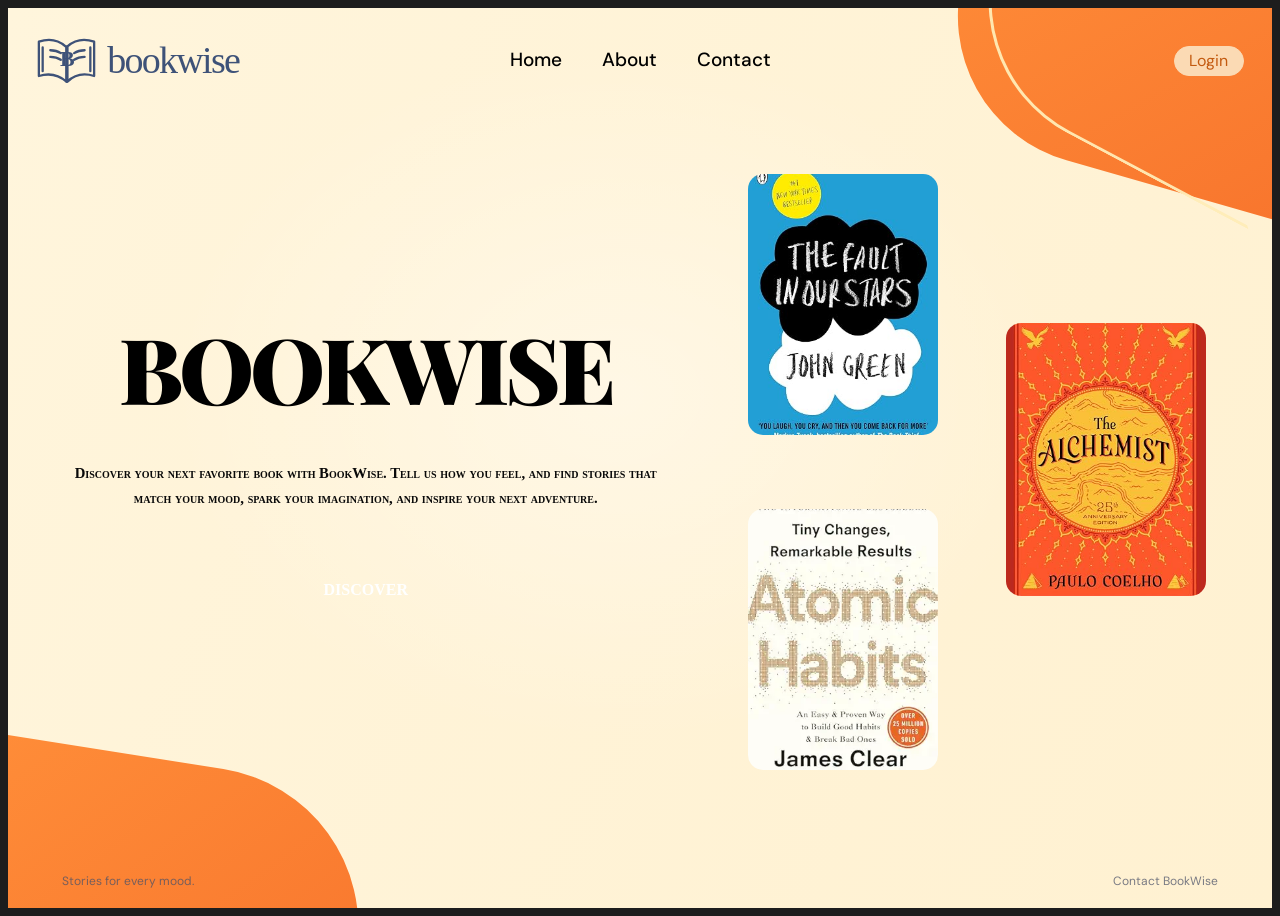
<file: index.html>
<!DOCTYPE html>
<html lang="en">
<head>
  <meta charset="UTF-8" />
  <meta name="viewport" content="width=device-width, initial-scale=1.0" />
  <meta name="description" content="Discover your next favorite book with BookWise." />
  <title>BookWise/Home</title>
  <link
      href="https://cdn.jsdelivr.net/npm/bootstrap@5.3.8/dist/css/bootstrap.min.css"
      rel="stylesheet">
  <link rel="preconnect" href="https://fonts.googleapis.com">
  <link rel="preconnect" href="https://fonts.gstatic.com" crossorigin>
  <link href="https://fonts.googleapis.com/css2?family=DM+Sans:wght@400;500;600;700&family=Playfair+Display:wght@700;800;900&display=swap" rel="stylesheet">
  <link rel="stylesheet" href="style.css" />
  <link rel="icon" type="image/png" href="assests/favicon.png">
  
</head>
<body>
  <main class="landing-page" id="home">
    <div class="corner-shape corner-shape--top" aria-hidden="true"></div>
    <div class="corner-shape corner-shape--bottom" aria-hidden="true"></div>

    <header class="site-header">
      <a class="brand" href="#home" aria-label="BookWise home">
        <svg class="brand-icon" viewBox="0 0 64 54" role="img" aria-label="Open book logo">
          <path d="M31 12C22 4 12 4 3 7v36c10-3 20-2 29 6V12Z"/>
          <path d="M33 12c9-8 19-8 28-5v36c-10-3-20-2-28 6V12Z"/>
          <path d="M7 13v25M57 13v25M32 13v36"/>
          <path d="M15 16c4 0 8 1 11 3M15 23c4 0 8 1 11 3M40 19c3-2 7-3 11-3M40 26c3-2 7-3 11-3"/>
          <text x="32" y="32" text-anchor="middle">B</text>
        </svg>
        <span>bookwise</span>
      </a>

      <button class="menu-toggle" aria-label="Toggle navigation" aria-expanded="false">
        <span></span><span></span><span></span>
      </button>

      <nav class="main-nav" aria-label="Main navigation">
        <a href="#home" id="home">Home</a>
        <a href="about.html" id="about">About</a>
        <a href="#contact" id="contact">Contact</a>
      </nav>
      <button type="button" class="btn btn-outline-danger" id="loginButton" onclick="window.location.href='login.html'">Login</button>
    </header>

    <section class="hero" id="about">
      <div class="hero-copy">
        <h1>BOOKWISE</h1>
        <p>
          Discover your next favorite book with BookWise. Tell us how
          you feel, and find stories that match your mood, spark your
          imagination, and inspire your next adventure.
        </p>
        <a class="discover-button" href="#discover">Discover</a>
      </div> 

      <div class="book-gallery" id="discover" aria-label="Featured books">
        <a class="book-card book-card--fault" href="#discover" aria-label="Explore The Fault in Our Stars">
          <img src="assests/drama.jpg"
               alt="The Fault in Our Stars by John Green"
               onerror="this.onerror=null;this.src='https://placehold.co/220x340/24a4d1/ffffff?text=The+Fault+in+Our+Stars';">
        </a>
        <a class="book-card book-card--atomic" href="#discover" aria-label="Explore Atomic Habits">
          <img src="assests/academics.jpg"
               alt="Atomic Habits by James Clear"
               onerror="this.onerror=null;this.src='https://placehold.co/220x340/f8f2df/3c3326?text=Atomic+Habits';">
        </a>
        <a class="book-card book-card--alchemist" href="#discover" aria-label="Explore The Alchemist">
          <img src="assests/life.jpg"
               alt="The Alchemist by Paulo Coelho"
               onerror="this.onerror=null;this.src='https://placehold.co/220x340/e84b20/fff3c8?text=The+Alchemist';">
        </a>
      </div>
    </section>

    <footer class="site-footer" id="contact">
      <span>Stories for every mood.</span>
      <a href="mailto:hello@bookwise.example">Contact BookWise</a>
    </footer>
  </main>
  <script src="script.js"></script>
  <script src="https://cdn.jsdelivr.net/npm/bootstrap@5.3.8/dist/js/bootstrap.bundle.min.js"></script>
</body>
</html>
</file>
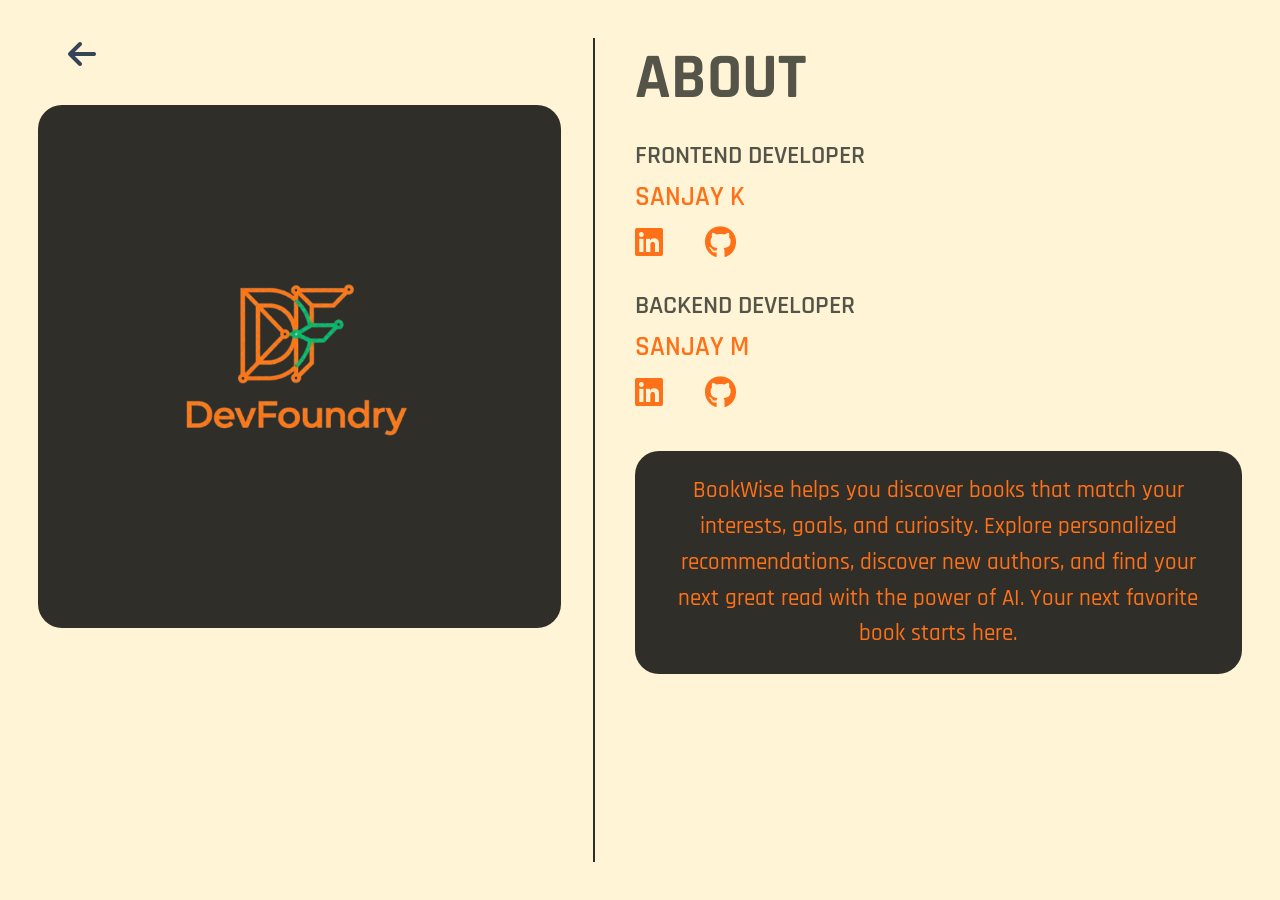
<file: about.html>
<!DOCTYPE html>
<html lang="en">
<head>
  <meta charset="UTF-8">
  <meta name="viewport" content="width=device-width, initial-scale=1.0">
  <title>About | BookWise</title>

  <link rel="preconnect" href="https://fonts.googleapis.com">
  <link rel="preconnect" href="https://fonts.gstatic.com" crossorigin>
  <link href="https://fonts.googleapis.com/css2?family=Rajdhani:wght@400;500;600;700&display=swap" rel="stylesheet">

  <!-- Font Awesome icons -->
  <link
    rel="stylesheet"
    href="https://cdnjs.cloudflare.com/ajax/libs/font-awesome/6.7.2/css/all.min.css"
  >

  <link rel="stylesheet" href="about.css">
</head>

<body>
  <main class="about-page">

    <!-- Left section -->
    <section class="about-left">
      <a href="index.html" class="bookwise-logo" aria-label="BookWise home" >
        <i class="fa-solid fa-arrow-left"></i>
    
      </a>
      

      <div class="devfoundry-card">
        <img src="assests/devfoundry-removed.png" alt="DevFoundry logo" >
      </div>
    </section>

    <div class="divider"></div>

    <!-- Right section -->
    <section class="about-right">
      <h1>ABOUT</h1>

      <!-- Frontend developer -->
      <div class="developer">
        <h2>FRONTEND DEVELOPER</h2>
        <h3>SANJAY K</h3>

        <div class="social-links">
          <a href="" target="_blank" rel="noopener noreferrer"
             aria-label="Sanjay K LinkedIn profile">
            <i class="fa-brands fa-linkedin"></i>
          </a>

          <a href="https://github.com/sanjayotc1316-cloud" target="_blank" rel="noopener noreferrer"
             aria-label="Sanjay K GitHub profile">
            <i class="fa-brands fa-github"></i>
          </a>
        </div>
      </div>

      <!-- Backend developer -->
      <div class="developer">
        <h2>BACKEND DEVELOPER</h2>
        <h3>SANJAY M</h3>

        <div class="social-links">
          <a href="" target="_blank" rel="noopener noreferrer"
             aria-label="Sanjay M LinkedIn profile">
            <i class="fa-brands fa-linkedin"></i>
          </a>

          <a href="" target="_blank" rel="noopener noreferrer"
             aria-label="Sanjay M GitHub profile">
            <i class="fa-brands fa-github"></i>
          </a>
        </div>
      </div>

      <!-- Project description -->
      <div class="about-description">
        <p>
          BookWise helps you discover books that match your interests,
          goals, and curiosity. Explore personalized recommendations,
          discover new authors, and find your next great read with the
          power of AI. Your next favorite book starts here.
        </p>
      </div>
    </section>

  </main>
</body>
</html>
</file>
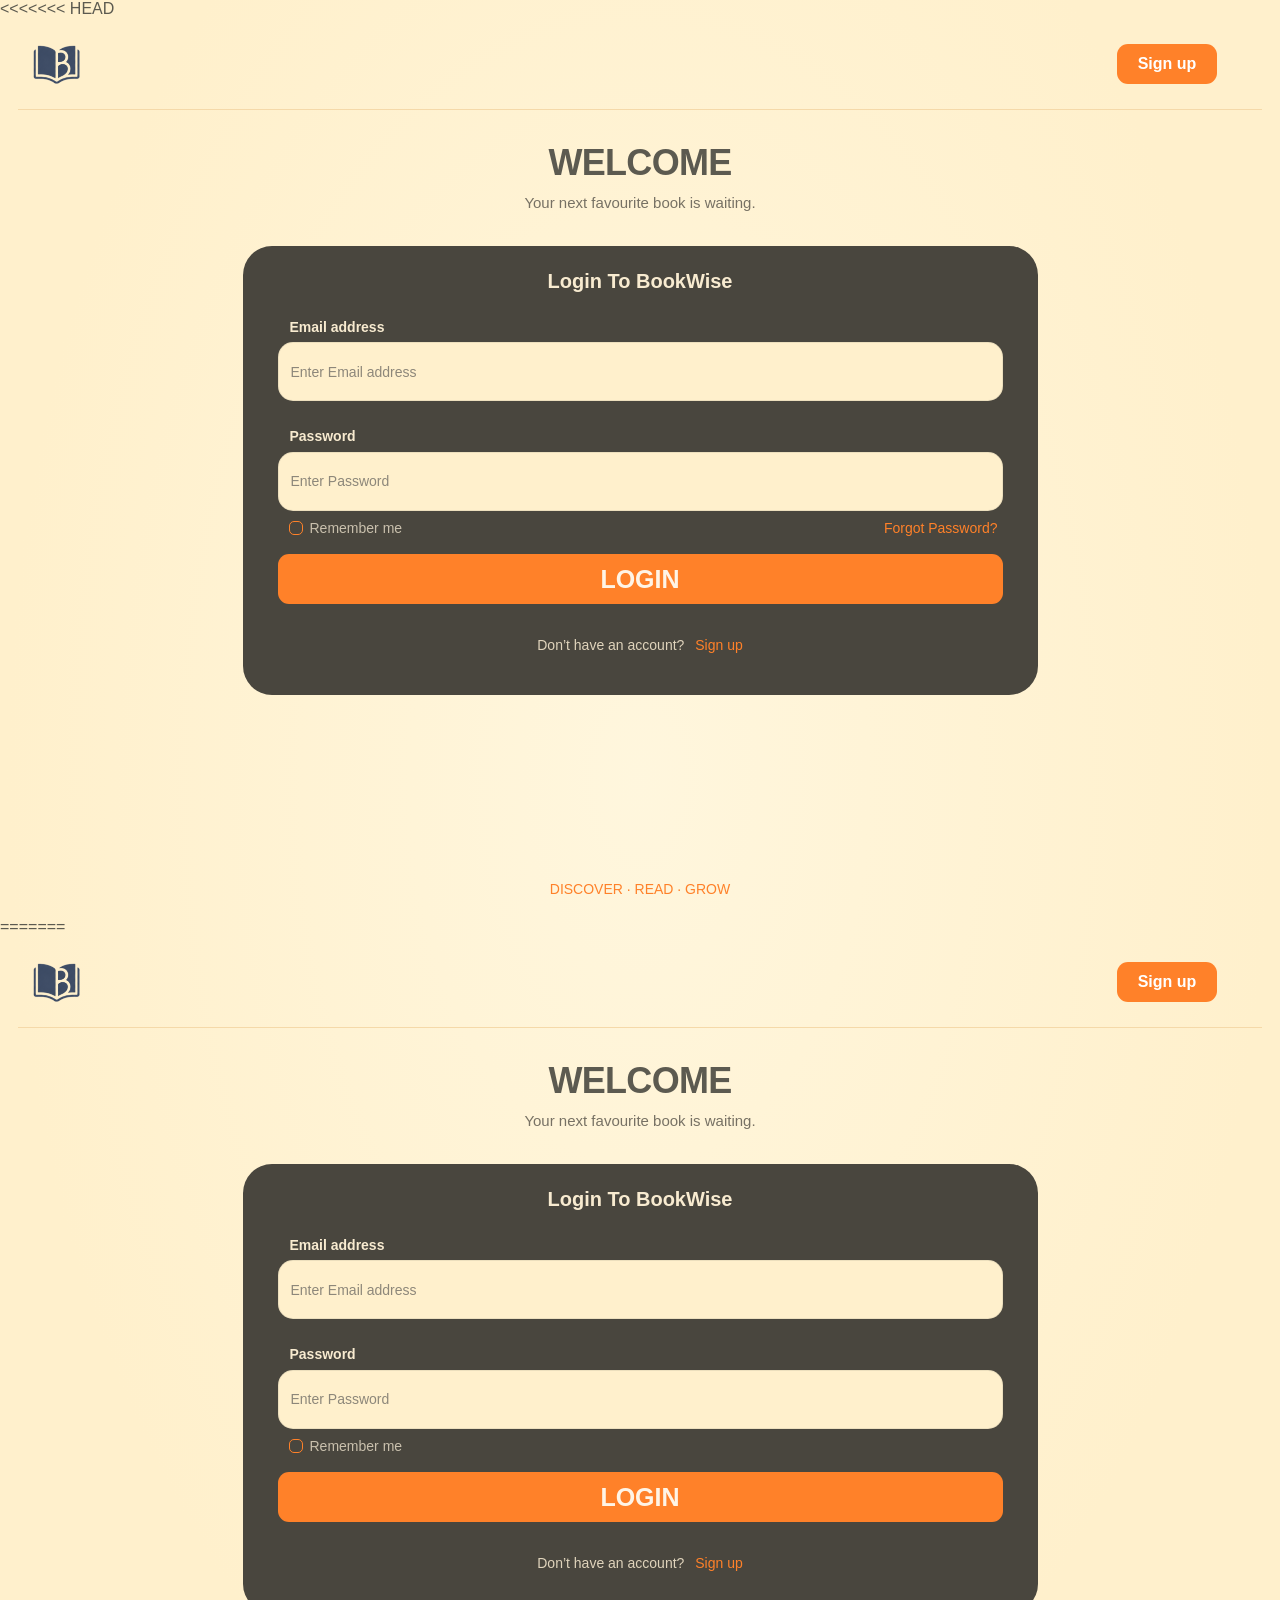
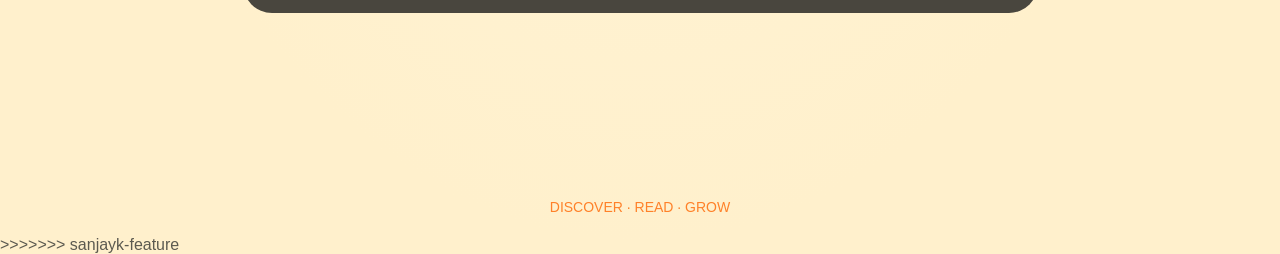
<file: login.html>
<<<<<<< HEAD
<!DOCTYPE html>
<html lang="en">
<head>
  <meta charset="UTF-8">
  <meta name="viewport" content="width=device-width, initial-scale=1.0">
  <meta name="theme-color" content="#fff0cc">
  <title>Login | BookWise</title>
  <link rel="stylesheet" href="login.css">
</head>
<body>
  <div class="page">
    <header class="site-header">
      <a class="brand" href="#" aria-label="BookWise home">
        <img src="assests/favicon.png" id="favicon">
        
      </a>
      <a class="signup-top" href="#" data-demo-link>Sign up</a>
    </header>

    <main>
      <section class="welcome" aria-labelledby="welcome-title">
        <h1 id="welcome-title">WELCOME</h1>
        <p>Your next favourite book is waiting.</p>
      </section>

      <section class="login-card" aria-labelledby="login-title">
        <h2 id="login-title">Login To BookWise</h2>

        <form id="loginForm">
          <div class="form-field">
            <label for="email">Email address</label>
            <input id="email" name="email" type="email"
                   placeholder="Enter Email address" autocomplete="email" required>
          </div>

          <div class="form-field password-field">
            <label for="password">Password</label>
            <input id="password" name="password" type="password"
                   placeholder="Enter Password" autocomplete="current-password" required>
          </div>

          <div class="form-options">
            <label class="remember" for="remember">
              <input id="remember" name="remember" type="checkbox">
              <span>Remember me</span>
            </label>
            <a href="#" data-demo-link class="forgot-link">Forgot Password?</a>
          </div>

          <button class="login-button" type="submit">LOGIN</button>
        </form>

        <p class="signup-prompt">Don’t have an account? <a href="#" data-demo-link>Sign up</a></p>
      </section>
    </main>

    <footer class="tagline">DISCOVER · READ · GROW</footer>
  </div>

  
<script>
    // Demo behaviour only: connect these links and the form to your backend when ready.
    document.querySelectorAll("[data-demo-link]").forEach(function (link) {
      link.addEventListener("click", function (event) {
        event.preventDefault();
      });
    });

    // Show or hide the password using the Remember me checkbox.
    const passwordInput = document.getElementById("password");
    const rememberCheckbox = document.getElementById("remember");

    rememberCheckbox.addEventListener("change", function () {
      passwordInput.type = this.checked ? "text" : "password";
    });

    document.getElementById("loginForm").addEventListener("submit", function (event) {
      event.preventDefault();
      if (!this.reportValidity()) return;
      alert("The design is ready. Connect this form to your login system to sign in.");
    });
</script>

</body>
</html>
=======
<!DOCTYPE html>
<html lang="en">
<head>
  <meta charset="UTF-8">
  <meta name="viewport" content="width=device-width, initial-scale=1.0">
  <meta name="theme-color" content="#fff0cc">
  <title>Login | BookWise</title>
  <link rel="stylesheet" href="login.css">
</head>
<body>
  <div class="page">
    <header class="site-header">
      <a class="brand" href="#" aria-label="BookWise home">
        <img src="assests/favicon.png" id="favicon">
        
      </a>
      <a class="signup-top" href="signup.html">Sign up</a>
    </header>

    <main>
      <section class="welcome" aria-labelledby="welcome-title">
        <h1 id="welcome-title">WELCOME</h1>
        <p>Your next favourite book is waiting.</p>
      </section>

      <section class="login-card" aria-labelledby="login-title">
        <h2 id="login-title">Login To BookWise</h2>

        <form id="loginForm">
          <div class="form-field">
            <label for="email">Email address</label>
            <input id="email" name="email" type="email"
                   placeholder="Enter Email address" autocomplete="email" required>
          </div>

          <div class="form-field password-field">
            <label for="password">Password</label>
            <input id="password" name="password" type="password"
                   placeholder="Enter Password" autocomplete="current-password" required>
          </div>

          <div class="form-options">
            <label class="remember" for="remember">
              <input id="remember" name="remember" type="checkbox">
              <span>Remember me</span>
            </label>
            
          </div>

          <button class="login-button" type="submit">LOGIN</button>
        </form>

        <p class="signup-prompt">Don’t have an account? <a href="signup.html" data-demo-link>Sign up</a></p>
      </section>
    </main>

    <footer class="tagline">DISCOVER · READ · GROW</footer>
  </div>

  
<script>
    document.querySelectorAll(".forgot-link").forEach(function (link) {
    link.addEventListener("click", function (event) {
        event.preventDefault();
        alert("Forgot Password functionality is not connected yet.");
    });
});

    // Show or hide the password using the Remember me checkbox.
    const passwordInput = document.getElementById("password");
    const rememberCheckbox = document.getElementById("remember");

    rememberCheckbox.addEventListener("change", function () {
      passwordInput.type = this.checked ? "text" : "password";
    });

    document.getElementById("loginForm").addEventListener("submit", function (event) {
      event.preventDefault();
      if (!this.reportValidity()) return;
      alert("The design is ready. Connect this form to your login system to sign in.");
    });
</script>

</body>
</html>
>>>>>>> sanjayk-feature
</file>
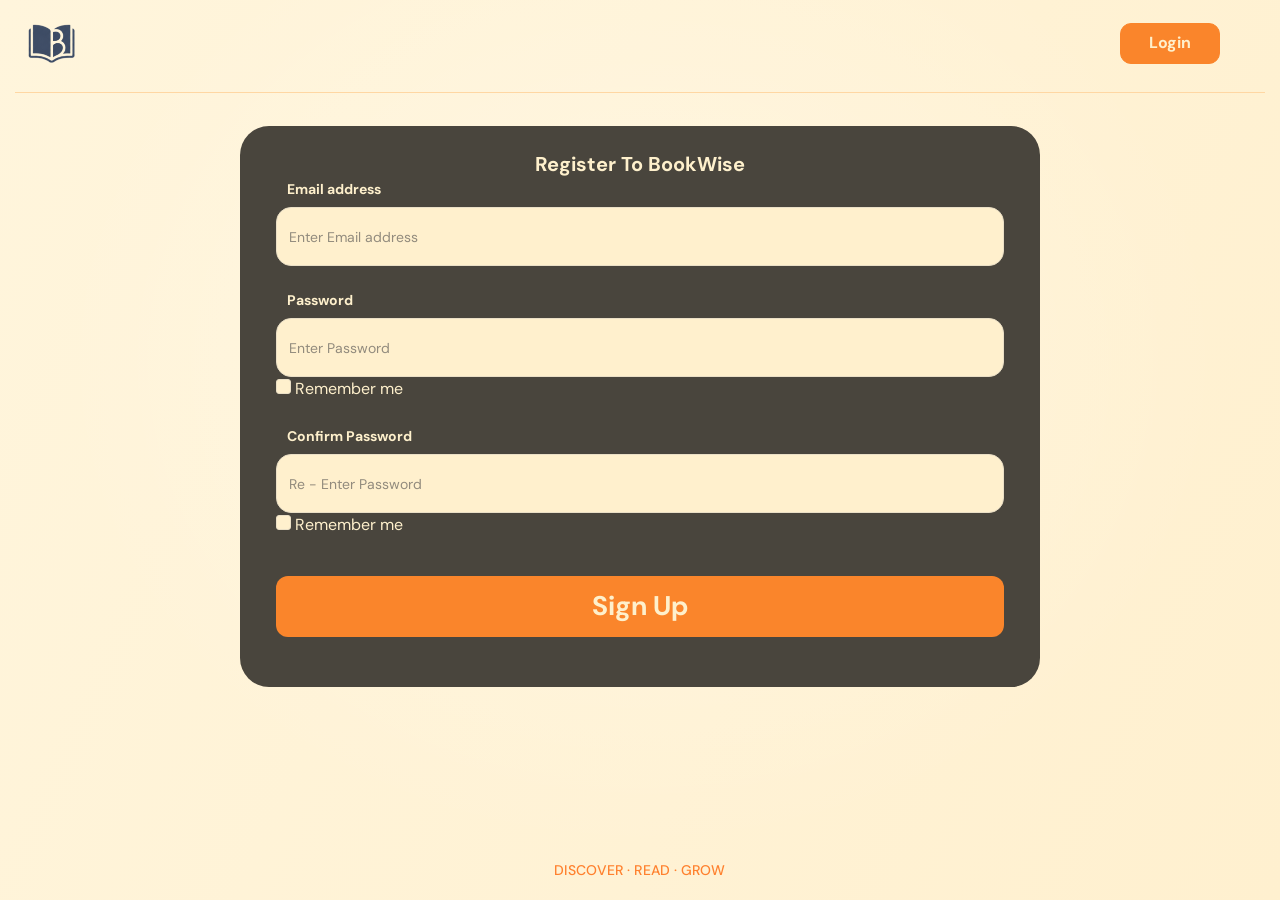
<file: signup.html>
<!DOCTYPE html>
<html lang="en">
<head>
    <meta charset="UTF-8">
    <meta name="viewport" content="width=device-width, initial-scale=1.0">
    <meta name="description" content="Create your BookWise account and discover your next favorite book.">

    <title>Sign Up | BookWise</title>

    <!-- Bootstrap -->
    <link
        href="https://cdn.jsdelivr.net/npm/bootstrap@5.3.8/dist/css/bootstrap.min.css"
        rel="stylesheet">

    <!-- Google Fonts -->
    <link rel="preconnect" href="https://fonts.googleapis.com">
    <link rel="preconnect" href="https://fonts.gstatic.com" crossorigin>

    <link
        href="https://fonts.googleapis.com/css2?family=DM+Sans:wght@400;500;600;700&family=Playfair+Display:wght@700;800;900&display=swap"
        rel="stylesheet">

    <!-- Custom CSS -->
    <link rel="stylesheet" href="signup.css">
</head>

<body>

    <main class="signup-page">

        <!-- Header -->
        <header class="site-header">

            <a class="brand" href="index.html" aria-label="BookWise home">

                <img src="assests/favicon.png" id="favicon-logo">

            </a>

            <a href="login.html" class="login-button">Login</a>

        </header>

        <!-- Signup Form -->
        <section class="signup-container" aria-labelledby="signup-title">

            <h1 id="signup-title">Register To BookWise</h1>

            <form action="#" method="post" class="signup-form">

                <!-- Email -->
                <div class="form-group email-group">
                    <label for="email">Email address</label>

                    <input
                        type="email"
                        id="email"
                        name="email"
                        placeholder="Enter Email address"
                        autocomplete="email"
                        required>
                </div>

                <!-- Password -->
                <div class="form-group password-group">
                    <label for="password">Password</label>

                    <input
                        type="password"
                        id="password"
                        name="password"
                        placeholder="Enter Password"
                        autocomplete="new-password"
                        minlength="8"
                        required>

                    <label class="remember-option" for="remember-password">
                        <input
                            type="checkbox"
                            id="remember-password"
                            name="remember-password">

                        <span>Remember me</span>
                    </label>
                </div>

                <!-- Confirm Password -->
                <div class="form-group confirm-group">
                    <label for="confirm-password">Confirm Password</label>

                    <input
                        type="password"
                        id="confirm-password"
                        name="confirm-password"
                        placeholder="Re - Enter Password"
                        autocomplete="new-password"
                        minlength="8"
                        required>

                    <label class="remember-option" for="remember-confirm">
                        <input
                            type="checkbox"
                            id="remember-confirm"
                            name="remember-confirm">

                        <span>Remember me</span>
                    </label>
                </div>

                <!-- Sign Up Button -->
                <button type="submit" class="signup-button">
                    Sign Up
                </button>

            </form>

        </section>

        <!-- Footer -->
        <footer class="site-footer">
            <p>DISCOVER · READ · GROW</p>
        </footer>

    </main>

<script>
    // Password visibility
    const passwordInput = document.getElementById("password");
    const rememberPassword = document.getElementById("remember-password");

    const confirmPasswordInput = document.getElementById("confirm-password");
    const rememberConfirm = document.getElementById("remember-confirm");

    // Show or hide the password
    rememberPassword.addEventListener("change", function () {
        passwordInput.type = this.checked ? "text" : "password";
    });

    // Show or hide the confirm password
    rememberConfirm.addEventListener("change", function () {
        confirmPasswordInput.type = this.checked ? "text" : "password";
    });
</script>

</body>
</html>
</file>
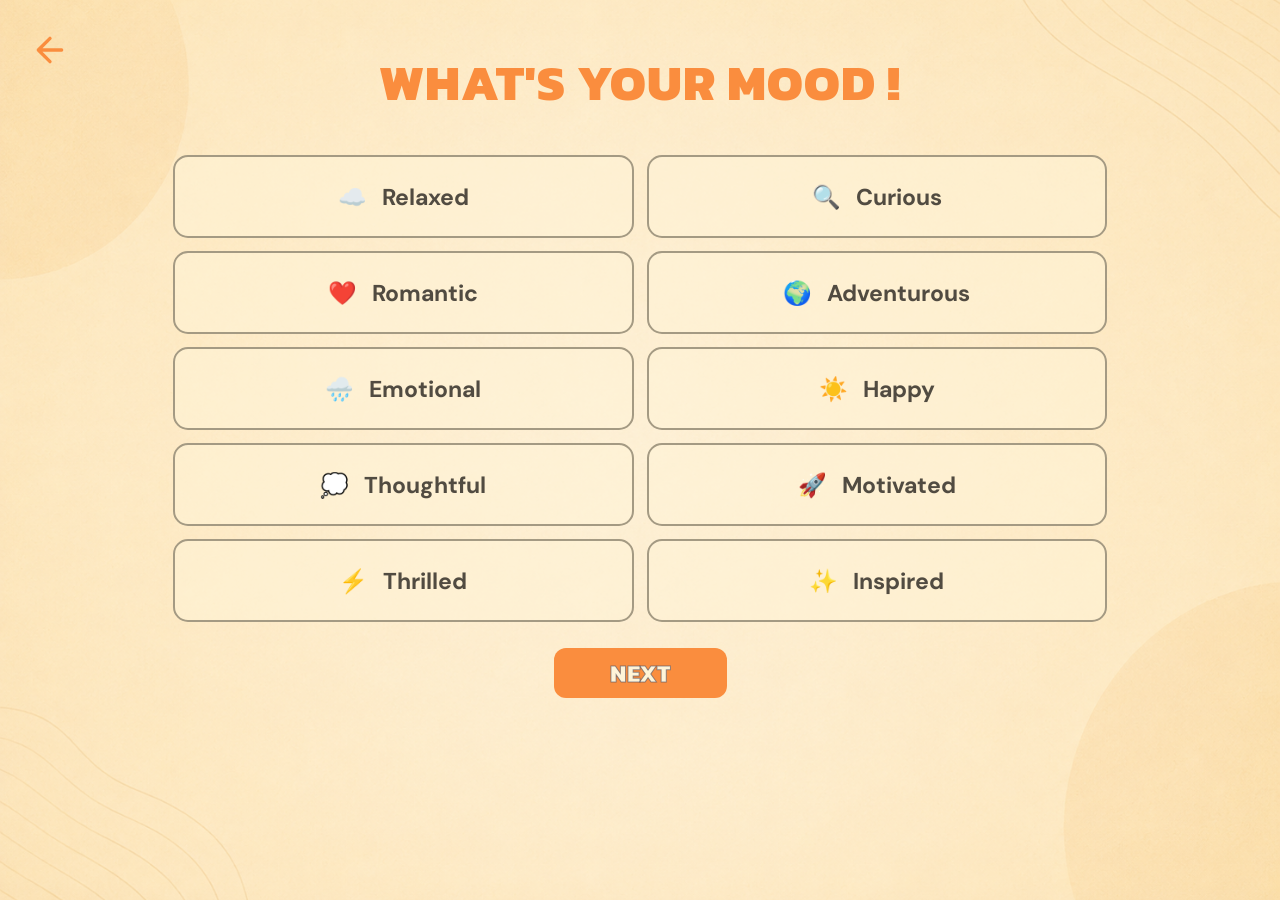
<file: bookwise-landing-page/mood.html>
<!DOCTYPE html>
<html lang="en">
<head>
    <meta charset="UTF-8">
    <meta name="viewport" content="width=device-width, initial-scale=1.0">

    <title>Choose Your Mood | BookWise</title>


    <link rel="preconnect" href="https://fonts.googleapis.com">
    <link rel="preconnect" href="https://fonts.gstatic.com" crossorigin>
    <link href="https://fonts.googleapis.com/css2?family=DM+Sans:wght@400;500;600;700;800&display=swap" rel="stylesheet">


    <link rel="stylesheet" href="mood.css">
    <link rel="stylesheet" href="transition.css">
    <link rel="preconnect" href="https://fonts.googleapis.com">
    <link rel="preconnect" href="https://fonts.gstatic.com" crossorigin>

    <link href="https://fonts.googleapis.com/css2?family=Kanit:wght@300;400;500;600;700;800&display=swap" rel="stylesheet">
    <script>
    if (sessionStorage.getItem('pageTransition') === 'mood') {
        document.documentElement.classList.add('mood-transition');
        sessionStorage.removeItem('pageTransition');
    }
</script>
    
</head>

<body>

    <main class="mood-page">

        <h1 class="mood-heading">WHAT'S YOUR MOOD !</h1>

        <a href="index.html" class="back-arrow" aria-label="Go back">
    <svg viewBox="0 0 24 24" fill="none">
        <path d="M19 12H5M12 19L5 12L12 5"
              stroke="currentColor"
              stroke-width="2"
              stroke-linecap="round"
              stroke-linejoin="round"/>
    </svg>
</a>

        <div class="mood-container">

            <button class="mood-tile" type="button" aria-pressed="false" data-mood="Relaxed">
                <span class="mood-emoji">☁️</span>
                <span>Relaxed</span>
            </button>

            <button class="mood-tile" type="button" aria-pressed="false" data-mood="Curious">
                <span class="mood-emoji">🔍</span>
                <span>Curious</span>
            </button>

            <button class="mood-tile" type="button" aria-pressed="false" data-mood="Romantic">
                <span class="mood-emoji">❤️</span>
                <span>Romantic</span>
            </button>

            <button class="mood-tile" type="button" aria-pressed="false" data-mood="Adventurous">
                <span class="mood-emoji">🌍</span>
                <span>Adventurous</span>
            </button>

            <button class="mood-tile" type="button" aria-pressed="false" data-mood="Emotional">
                <span class="mood-emoji">🌧️</span>
                <span>Emotional</span>
            </button>

            <button class="mood-tile" type="button" aria-pressed="false" data-mood="Happy">
                <span class="mood-emoji">☀️</span>
                <span>Happy</span>
            </button>

            <button class="mood-tile" type="button" aria-pressed="false" data-mood="Thoughtful">
                <span class="mood-emoji">💭</span>
                <span>Thoughtful</span>
            </button>

            <button class="mood-tile" type="button" aria-pressed="false" data-mood="Motivated">
                <span class="mood-emoji">🚀</span>
                <span>Motivated</span>
            </button>

            <button class="mood-tile" type="button" aria-pressed="false" data-mood="Thrilled">
                <span class="mood-emoji">⚡</span>
                <span>Thrilled</span>
            </button>

            <button class="mood-tile" type="button" aria-pressed="false" data-mood="Inspired">
                <span class="mood-emoji">✨</span>
                <span>Inspired</span>
            </button>

        </div>

        <button class="find-button" type="button" id="findButton">
           <span> NEXT </span>
        </button>

    </main>

    <!-- JavaScript -->
    <script>

        const moodTiles = document.querySelectorAll(".mood-tile");
        const findButton = document.getElementById("findButton");

        let selectedMoods = [];

        // Select or deselect moods
        moodTiles.forEach(function(tile) {

            tile.addEventListener("click", function() {

                const mood = tile.dataset.mood;

                tile.classList.toggle("selected");

                const isSelected = tile.classList.contains("selected");

                tile.setAttribute("aria-pressed", isSelected);

                if (isSelected) {

                    selectedMoods.push(mood);

                } else {

                    selectedMoods = selectedMoods.filter(function(item) {
                        return item !== mood;
                    });

                }

            });

        });

        // Find button
        findButton.addEventListener("click", function() {

            if (selectedMoods.length === 0) {

                alert("Please select at least one mood!");

            } else {

                alert("Your selected moods: " + selectedMoods.join(", "));

                // You can connect the book recommendation page here.

            }

        });

    </script>

</body>
</html>
</file>
<file: style.css>
<<<<<<< HEAD
:root {
  --cream: #fff4d8;
  --cream-deep: #ffedc8;
  --navy: #4b5268;
  --orange: #fa8d3e;
  --orange-light: #ffb45d;
  --frame: #ffddb2;
  --white: #fffaf0;
}

* { box-sizing: border-box; }
html { scroll-behavior: smooth; }
body {
  margin: 0;
  min-width: 320px;
  background: #1d1d1d;
  color: var(--navy);
  font-family: "DM Sans", Arial, sans-serif;
}
button, a { -webkit-tap-highlight-color: transparent; }
a { color: inherit; }

.landing-page {
  position: relative;
  isolation: isolate;
  display: flex;
  flex-direction: column;
  min-height: min(100vh, 1000px);
  min-height: 100svh;
  margin: 8px;
  overflow: hidden;
  background:
    radial-gradient(ellipse at 48% 43%, rgba(255,255,255,.36), transparent 48%),
    linear-gradient(115deg, #fff5dc 0%, #fff1d1 100%);
}

.site-header {
  position: relative;
  z-index: 5;
  display: flex;
  grid-template-columns: 1fr auto 1fr;
  align-items: center;
  gap: 24px;
  min-height: 104px;
  padding: 24px clamp(20px, 2.2vw, 34px);
  justify-content: space-between;
}
.brand {
  display: inline-flex;
  align-items: center;
  gap: 10px;
  width: fit-content;
  color: #3e5278;
  text-decoration: none;
  font-family: Georgia, serif;
  font-size: clamp(27px, 3vw, 38px);
  letter-spacing: -1.7px;
}
.brand-icon {
  width: clamp(43px, 5vw, 61px);
  height: auto;
  fill: none;
  stroke: currentColor;
  stroke-width: 2.4;
  stroke-linecap: round;
  stroke-linejoin: round;
}
.brand-icon text {
  fill: currentColor;
  stroke: none;
  font-family: Georgia, serif;
  font-size: 23px;
  font-weight: 700;
}
.main-nav {
  display: flex;
  align-items: center;
  justify-content: center;
  gap: 40px;
  position: absolute;
  left: 50%;
  transform: translateX(-50%);
  display: flex;
}
.main-nav a {
  text-decoration: none;
  font-size: 19px;
  font-weight: 500;
  transition: color .2s ease;
  justify-content: center;
}
.main-nav a:hover { color: #f17e30; }
#loginButton {
  width: 100px;
  min-width: 100px;
  max-width: 100px;
  justify-self: end;
  flex-shrink: 0;
  box-sizing: border-box;
  color: #202A24;
  opacity: 80%;
  border-color:#202A24;
  opacity: 80%;
  background-color: #B65107;
}
#loginButton:hover{
  color: #B65107;
  background-color: #FCF1D5;
  border-color: #FCF1D5;
}

.menu-toggle { display: none; }

.hero {
  position: relative;
  z-index: 1;
  display: grid;
  grid-template-columns: minmax(0, 1.1fr) minmax(420px, .9fr);
  align-items: center;
  flex: 1;
  gap: clamp(24px, 4vw, 65px);
  width: 100%;
  max-width: 1600px;
  margin: 0 auto;
  padding: 25px clamp(24px, 4.2vw, 62px) 54px;
}
.hero-copy {
  position: relative;
  z-index: 2;
  text-align: center;
  transform: translateY(-5px);
}
.hero-copy h1 {
  margin: 0 0 45px;
  color: var(--navy);
  font-family: "Playfair Display", Georgia, serif;
  font-size: clamp(58px, 7.1vw, 100px);
  font-weight: 900;
  letter-spacing: -4px;
  line-height: 1.05;
  text-decoration-thickness: 3px;
  text-underline-offset: 2px;
  white-space: nowrap;
}
.hero-copy p {
  max-width: 620px;
  margin: 0 auto 55px;
  color: #090909;
  font-family: Georgia, serif;
  font-size: clamp(13px, 1.15vw, 16px);
  font-variant: small-caps;
  font-weight: 700;
  line-height: 1.7;
  text-align: center;
}
.discover-button {
  display: inline-flex;
  align-items: center;
  justify-content: center;
  min-width: 159px;
  min-height: 46px;
  padding: 12px 27px;
  border-radius: 10px;
  background: var(--orange);
  color: white;
  font-family: Georgia, serif;
  font-size: 16px;
  font-weight: 700;
  text-decoration: none;
  text-transform: uppercase;
  transition: background .2s ease, transform .2s ease;
}
.discover-button:hover { background: #ed792d; transform: translateY(-2px); }

.book-gallery {
  position: relative;
  width: 100%;
  max-width: 500px;
  height: clamp(490px, 54vw, 620px);
  justify-self: center;
}
.book-card {
  position: absolute;
  display: flex;
  align-items: center;
  justify-content: center;
  padding: 12px;
  overflow: hidden;
  border-radius: 20px;
  background: var(--frame);
  transition: transform .25s ease, box-shadow .25s ease;
}
.book-card:hover {
  z-index: 4;
  transform: translateY(-5px) rotate(0deg) scale(1.025);
  box-shadow: 0 16px 35px rgba(112, 75, 34, .15);
}
.book-card img {
  display: block;
  width: 100%;
  height: 100%;
  border-radius: 15px;
  object-fit: cover;
  background: #f7e6c8;
}
.book-card--fault {
  top: 0;
  left: 3%;
  width: 43%;
  height: 46%;
}
.book-card--atomic {
  bottom: 0;
  left: 3%;
  width: 43%;
  height: 46%;
}
.book-card--alchemist {
  top: 24%;
  right: 0;
  width: 45%;
  height: 48%;
}

.corner-shape {
  position: absolute;
  z-index: 0;
  pointer-events: none;
  background: linear-gradient(135deg, #ff8e39, #f8752d);
}
.corner-shape--top {
  top: -100px;
  right: -70px;
  width: 390px;
  height: 270px;
  border-radius: 0 0 0 150px;
  transform: rotate(16deg);
}
.corner-shape--top::after,
.corner-shape--bottom::after {
  position: absolute;
  content: "";
  inset: 18px;
  border: 3px solid rgba(255, 237, 184, .95);
  border-right-color: transparent;
  border-top-color: transparent;
  border-radius: inherit;
}
.corner-shape--top::after { transform: rotate(12deg); }
.corner-shape--bottom {
  bottom: -120px;
  left: -85px;
  width: 440px;
  height: 270px;
  border-radius: 0 160px 0 0;
  transform: rotate(9deg);
}
.corner-shape--bottom::after { transform: rotate(0deg); }

.site-footer {
  position: relative;
  z-index: 2;
  display: flex;
  justify-content: space-between;
  gap: 16px;
  padding: 12px clamp(24px, 4.2vw, 62px) 18px;
  color: rgba(75, 82, 104, .75);
  font-size: 12px;
}
.site-footer a { text-decoration: none; }
.site-footer a:hover { text-decoration: underline; }

@media (min-width: 1500px) {
  .hero { grid-template-columns: 1.1fr .9fr; }
  .book-gallery { max-width: 560px; }
}
@media (max-width: 900px) {
  .site-header { grid-template-columns: 1fr auto auto; min-height: 88px; }
  .main-nav { gap: 22px; }
  .main-nav a { font-size: 16px; }
  #loginButton { min-width: auto; padding: 10px 18px; }
  .hero { grid-template-columns: 1fr 1fr; gap: 20px; padding-inline: 25px; }
  .hero-copy h1 { font-size: clamp(48px, 7vw, 68px); letter-spacing: -2px; margin-bottom: 28px; }
  .hero-copy p { margin-bottom: 32px; }
  .book-gallery { height: 470px; }
  .book-card { padding: 8px; border-radius: 15px; }
}
@media (max-width: 640px) {
  .landing-page { margin: 0; min-height: 100svh; }
  .site-header {
    display: flex;
    justify-content: space-between;
    gap: 12px;
    min-height: 78px;
    padding: 15px 18px;
  }
  .brand { font-size: 29px; }
  .brand-icon { width: 44px; }
  .menu-toggle {
    display: flex;
    flex-direction: column;
    justify-content: center;
    gap: 5px;
    order: 3;
    width: 38px;
    height: 38px;
    padding: 8px;
    border: 1px solid rgba(75,82,104,.2);
    border-radius: 9px;
    background: rgba(255,255,255,.55);
    cursor: pointer;
  }
  .menu-toggle span { height: 2px; width: 100%; background: var(--navy); }
  .main-nav {
    position: absolute;
    top: 70px;
    right: 16px;
    display: none;
    flex-direction: column;
    align-items: stretch;
    gap: 0;
    min-width: 155px;
    padding: 8px;
    border: 1px solid rgba(75,82,104,.12);
    border-radius: 12px;
    background: #fff8e8;
    box-shadow: 0 12px 28px rgba(70, 51, 26, .12);
  }
  .main-nav.is-open { display: flex; }
  .main-nav a { padding: 11px 12px; border-radius: 7px; }
  .main-nav a:hover { background: #ffebcb; }
  #loginButton {
  width: 80px;
  min-width: 80px;
  max-width: 80px;
  order: 2;
  padding: 8px 10px;
  font-size: 14px;
  border-radius: 10px;
}
  .hero-copy { width: 100%; transform: none; }
  .hero-copy h1 {
    margin-bottom: 26px;
    font-size: clamp(46px, 13vw, 68px);
    letter-spacing: -2px;
  }
  .hero-copy p { max-width: 470px; margin-bottom: 26px; font-size: 13px; line-height: 1.8; }
  .discover-button { min-height: 44px; }
  .book-gallery {
    width: min(100%, 400px);
    height: 440px;
    margin: 0 auto;
  }
  .book-card--fault, .book-card--atomic { width: 43%; }
  .book-card--alchemist { width: 45%; }
  .corner-shape--top { right: -205px; opacity: .95; }
  .corner-shape--bottom { left: -235px; }
  .site-footer { padding: 12px 22px 18px; font-size: 11px; }
}
@media (prefers-reduced-motion: reduce) {
  *, *::before, *::after { scroll-behavior: auto !important; transition: none !important; }
}

  
=======
:root {
  --cream: #fff4d8;
  --cream-deep: #ffedc8;
  --navy: #4b5268;
  --orange: #fa8d3e;
  --orange-light: #ffb45d;
  --frame: #ffddb2;
  --white: #fffaf0;
}

* { box-sizing: border-box; }
html { scroll-behavior: smooth; }
body {
  margin: 0;
  min-width: 320px;
  background: #1d1d1d;
  color: var(--navy);
  font-family: "DM Sans", Arial, sans-serif;
}
button, a { -webkit-tap-highlight-color: transparent; }
a { color: inherit; }

.landing-page {
  position: relative;
  isolation: isolate;
  display: flex;
  flex-direction: column;
  min-height: min(100vh, 1000px);
  min-height: 100svh;
  margin: 8px;
  overflow: hidden;
  background:
    radial-gradient(ellipse at 48% 43%, rgba(255,255,255,.36), transparent 48%),
    linear-gradient(115deg, #fff5dc 0%, #fff1d1 100%);
}

.site-header {
  position: relative;
  z-index: 5;
  display: flex;
  grid-template-columns: 1fr auto 1fr;
  align-items: center;
  gap: 24px;
  min-height: 104px;
  padding: 24px clamp(20px, 2.2vw, 34px);
  justify-content: space-between;
}
.brand {
  display: inline-flex;
  align-items: center;
  gap: 10px;
  width: fit-content;
  color: #3e5278;
  text-decoration: none;
  font-family: Georgia, serif;
  font-size: clamp(27px, 3vw, 38px);
  letter-spacing: -1.7px;
}
.brand-icon {
  width: clamp(43px, 5vw, 61px);
  height: auto;
  fill: none;
  stroke: currentColor;
  stroke-width: 2.4;
  stroke-linecap: round;
  stroke-linejoin: round;
}
.brand-icon text {
  fill: currentColor;
  stroke: none;
  font-family: Georgia, serif;
  font-size: 23px;
  font-weight: 700;
}
.main-nav {
  display: flex;
  align-items: center;
  justify-content: center;
  gap: 40px;
  position: absolute;
  left: 50%;
  transform: translateX(-50%);
  display: flex;
}
.main-nav a {
  text-decoration: none;
  font-size: 19px;
  font-weight: 500;
  transition: color .2s ease;
  justify-content: center;
}
.main-nav a:hover { 
  color: #f17e30; 
  text-decoration: underline ;
  transition: 0.2s;}
#loginButton {
  width: 70px;
  min-width: 70px;
  max-width: 70px;
  justify-self: end;
  flex-shrink: 0;
  box-sizing: border-box;
  color: #B65107;
  opacity: 80%;
  border-color:#FCF1D5;
  opacity: 80%;
  background-color:#FCF1D5;
  display: flex;
  font-size: 16px;
  text-align: center;
  height: 30px;
  justify-content: center;
  align-items: center;
  border-radius: 30px;
  
}
#loginButton:hover{
  color: #FCF1D5;
  background-color: #B65107;
  border-color: #B65107;
  transform: translateY(-2px);
  transition: background 0.2s ease;
  text-align: center;
  
}



.menu-toggle { display: none; }

.hero {
  position: relative;
  z-index: 1;
  display: grid;
  grid-template-columns: minmax(0, 1.1fr) minmax(420px, .9fr);
  align-items: center;
  flex: 1;
  gap: clamp(24px, 4vw, 65px);
  width: 100%;
  max-width: 1600px;
  margin: 0 auto;
  padding: 25px clamp(24px, 4.2vw, 62px) 54px;
}
.hero-copy {
  position: relative;
  z-index: 2;
  text-align: center;
  transform: translateY(-5px);
}
.hero-copy h1 {
  margin: 0 0 45px;
  color: var(--navy);
  font-family: "Playfair Display", Georgia, serif;
  font-size: clamp(58px, 7.1vw, 100px);
  font-weight: 900;
  letter-spacing: -4px;
  line-height: 1.05;
  text-decoration-thickness: 3px;
  text-underline-offset: 2px;
  white-space: nowrap;
}
.hero-copy p {
  max-width: 620px;
  margin: 0 auto 55px;
  color: #090909;
  font-family: Georgia, serif;
  font-size: clamp(13px, 1.15vw, 16px);
  font-variant: small-caps;
  font-weight: 700;
  line-height: 1.7;
  text-align: center;
}
.discover-button {
  display: inline-flex;
  align-items: center;
  justify-content: center;
  min-width: 159px;
  min-height: 46px;
  padding: 12px 27px;
  border-radius: 10px;
  background: var(--orange);
  color: white;
  font-family: Georgia, serif;
  font-size: 16px;
  font-weight: 700;
  text-decoration: none;
  text-transform: uppercase;
  transition: background .2s ease, transform .2s ease;
}
.discover-button:hover { background: #ed792d; transform: translateY(-2px); }

.book-gallery {
  position: relative;
  width: 100%;
  max-width: 500px;
  height: clamp(490px, 54vw, 620px);
  justify-self: center;
}
.book-card {
  position: absolute;
  display: flex;
  align-items: center;
  justify-content: center;
  padding: 12px;
  overflow: hidden;
  border-radius: 20px;
  background: var(--frame);
  transition: transform .25s ease, box-shadow .25s ease;
}
.book-card:hover {
  z-index: 4;
  transform: translateY(-5px) rotate(0deg) scale(1.025);
  box-shadow: 0 16px 35px rgba(112, 75, 34, .15);
}
.book-card img {
  display: block;
  width: 100%;
  height: 100%;
  border-radius: 15px;
  object-fit: cover;
  background: #f7e6c8;
}
.book-card--fault {
  top: 0;
  left: 3%;
  width: 43%;
  height: 46%;
}
.book-card--atomic {
  bottom: 0;
  left: 3%;
  width: 43%;
  height: 46%;
}
.book-card--alchemist {
  top: 24%;
  right: 0;
  width: 45%;
  height: 48%;
}

.corner-shape {
  position: absolute;
  z-index: 0;
  pointer-events: none;
  background: linear-gradient(135deg, #ff8e39, #f8752d);
}
.corner-shape--top {
  top: -100px;
  right: -70px;
  width: 390px;
  height: 270px;
  border-radius: 0 0 0 150px;
  transform: rotate(16deg);
}
.corner-shape--top::after,
.corner-shape--bottom::after {
  position: absolute;
  content: "";
  inset: 18px;
  border: 3px solid rgba(255, 237, 184, .95);
  border-right-color: transparent;
  border-top-color: transparent;
  border-radius: inherit;
}
.corner-shape--top::after { transform: rotate(12deg); }
.corner-shape--bottom {
  bottom: -120px;
  left: -85px;
  width: 440px;
  height: 270px;
  border-radius: 0 160px 0 0;
  transform: rotate(9deg);
}
.corner-shape--bottom::after { transform: rotate(0deg); }

.site-footer {
  position: relative;
  z-index: 2;
  display: flex;
  justify-content: space-between;
  gap: 16px;
  padding: 12px clamp(24px, 4.2vw, 62px) 18px;
  color: rgba(75, 82, 104, .75);
  font-size: 12px;
}
.site-footer a { text-decoration: none; }
.site-footer a:hover { text-decoration: underline; }

@media (min-width: 1500px) {
  .hero { grid-template-columns: 1.1fr .9fr; }
  .book-gallery { max-width: 560px; }
}
@media (max-width: 900px) {
  .site-header { grid-template-columns: 1fr auto auto; min-height: 88px; }
  .main-nav { gap: 22px; }
  .main-nav a { font-size: 16px; }
  #loginButton { min-width: auto; padding: 10px 10px;}
  .hero { grid-template-columns: 1fr 1fr; gap: 20px; padding-inline: 25px; }
  .hero-copy h1 { font-size: clamp(48px, 7vw, 68px); letter-spacing: -2px; margin-bottom: 28px; }
  .hero-copy p { margin-bottom: 32px; }
  .book-gallery { height: 470px; }
  .book-card { padding: 8px; border-radius: 15px; }
}
@media (max-width: 640px) {
  .landing-page { margin: 0; min-height: 100svh; }
  .site-header {
    display: flex;
    justify-content: space-between;
    gap: 12px;
    min-height: 78px;
    padding: 15px 18px;
  }
  .brand { font-size: 29px; }
  .brand-icon { width: 44px; }
  .menu-toggle {
    display: flex;
    flex-direction: column;
    justify-content: center;
    gap: 5px;
    order: 3;
    width: 38px;
    height: 38px;
    padding: 8px;
    border: 1px solid rgba(75,82,104,.2);
    border-radius: 9px;
    background: rgba(255,255,255,.55);
    cursor: pointer;
  }
  .menu-toggle span { height: 2px; width: 100%; background: var(--navy); }
  .main-nav {
    position: absolute;
    top: 70px;
    right: 16px;
    display: none;
    flex-direction: column;
    align-items: stretch;
    gap: 0;
    min-width: 155px;
    padding: 8px;
    border: 1px solid rgba(75,82,104,.12);
    border-radius: 12px;
    background: #fff8e8;
    box-shadow: 0 12px 28px rgba(70, 51, 26, .12);
  }
  .main-nav.is-open { display: flex; }
  .main-nav a { padding: 11px 12px; border-radius: 7px; }
  .main-nav a:hover { background: #ffebcb; }
  #loginButton {
  width: 80px;
  min-width: 80px;
  max-width: 80px;
  order: 2;
  padding: 8px 10px;
  font-size: 14px;
  border-radius: 10px;
}
  .hero-copy { width: 100%; transform: none; }
  .hero-copy h1 {
    margin-bottom: 26px;
    font-size: clamp(46px, 13vw, 68px);
    letter-spacing: -2px;
  }
  .hero-copy p { max-width: 470px; margin-bottom: 26px; font-size: 13px; line-height: 1.8; }
  .discover-button { min-height: 44px; }
  .book-gallery {
    width: min(100%, 400px);
    height: 440px;
    margin: 0 auto;
  }
  .book-card--fault, .book-card--atomic { width: 43%; }
  .book-card--alchemist { width: 45%; }
  .corner-shape--top { right: -205px; opacity: .95; }
  .corner-shape--bottom { left: -235px; }
  .site-footer { padding: 12px 22px 18px; font-size: 11px; }
}
@media (prefers-reduced-motion: reduce) {
  *, *::before, *::after { scroll-behavior: auto !important; transition: none !important; }
}

  
>>>>>>> 491b8213875ff46e2e01fdd8582a05e3d11854cb
</file>
<file: about.css>
* {
  margin: 0;
  padding: 0;
  box-sizing: border-box;
}

:root {
  --cream: #fff5d6;
  --orange: #ff7118;
  --dark: #302e29;
  --text: #555449;
}

body {
  font-family: "Rajdhani", sans-serif;
  background: var(--cream);
  color: var(--text);
  min-height: 100vh;
}

.about-page {
  min-height: 100vh;
  display: grid;
  grid-template-columns: 0.85fr 2px 1fr;
  gap: 32px;
  padding: 38px 3%;
  overflow: hidden;
}

/* Left section */
.about-left {
  display: flex;
  flex-direction: column;
  align-items: flex-start;
  gap: 35px;
}

.bookwise-logo {
  color: #36445a;
  font-size: 32px;
  text-decoration: none;
  margin-left: 30px;
  display: inline-flex;
  gap: 10px;

}

.bookwise-logo:hover{
  color: #ff7118;
  transition: 0.2s;
}

.devfoundry-card {
  width: 100%;
  aspect-ratio: 1 / 1;
  background: var(--dark);
  border-radius: 24px;
  display: flex;
  align-items: center;
  justify-content: center;
  padding: 28px;
}

.devfoundry-card img {
  width: 100%;
  max-width: 360px;
  height: auto;
  object-fit: contain;
}

/* Vertical divider */
.divider {
  width: 2px;
  background: var(--dark);
  min-height: 100%;
}

/* Right section */
.about-right {
  display: flex;
  flex-direction: column;
  align-items: flex-start;
  padding: 5px 0 0 8px;
}

.about-right h1 {
  font-size: clamp(42px, 5vw, 68px);
  font-weight: 700;
  line-height: 1.1;
  margin-bottom: 26px;
}

.developer {
  margin-bottom: 24px;
}

.developer h2 {
  font-size: clamp(19px, 2vw, 27px);
  font-weight: 600;
  margin-bottom: 8px;
}

.developer h3 {
  color: var(--orange);
  font-size: 27px;
  font-weight: 600;
  margin: 8px 0;
}

.social-links {
  display: flex;
  align-items: center;
  gap: 42px;
  margin-top: 10px;
}

.social-links a {
  color: var(--orange);
  font-size: 32px;
  text-decoration: none;
  transition: transform 0.2s ease, color 0.2s ease;
}

.social-links a:hover {
  color: var(--dark);
  transform: translateY(-3px);
}

.about-description {
  width: 100%;
  margin-top: 12px;
  padding: 22px 28px;
  background: var(--dark);
  color: var(--orange);
  border-radius: 24px;
  text-align: center;
}

.about-description p {
  font-size: clamp(17px, 1.8vw, 24px);
  font-weight: 500;
  line-height: 1.55;
}

/* Responsive layout */
@media (max-width: 768px) {
  .about-page {
    grid-template-columns: 1fr;
    gap: 24px;
    padding: 24px 6%;
  }

  .about-left {
    gap: 18px;
  }

  .bookwise-logo {
    font-size: 42px;
    margin-left: 5px;
  }

  .devfoundry-card {
    max-width: 340px;
    align-self: center;
  }

  .divider {
    width: 100%;
    min-height: 2px;
    height: 2px;
  }

  .about-right {
    padding: 0;
  }

  .about-right h1 {
    margin-bottom: 20px;
  }

  .about-description {
    margin-top: 8px;
    padding: 20px;
  }
}

@media (max-width: 400px) {
  .social-links {
    gap: 30px;
  }

  .about-description {
    padding: 16px;
  }
}
</file>
<file: login.css>
/* BookWise login page
   Save this file as login.css in the same folder as login.html. */

:root {
  --cream: #fff0cc;
  --cream-light: #fff2d3;
  --charcoal: #49463e;
  --orange: #ff8129;
  --orange-hover: #f16f19;
  --heading: #5c5a50;
  --body-text: #777164;
  --form-text: #f8ebd0;
  --placeholder: #8d877a;
  --divider: #f5d9a9;
}

* {
  box-sizing: border-box;
}

html {
  min-width: 320px;
  min-height: 100%;
}

body {
  margin: 0;
  min-height: 100vh;
  color: var(--heading);
  font-family: Arial, Helvetica, sans-serif;
  background:
    radial-gradient(ellipse at 50% 42%, rgba(255, 248, 226, 0.78) 0%, rgba(255, 240, 204, 0.96) 70%),
    var(--cream);
}

.page {
  width: 100%;
  min-height: 100vh;
  padding: 0 18px 18px;
  display: flex;
  flex-direction: column;
}

.site-header {
  min-height: 92px;
  display: flex;
  align-items: center;
  justify-content: space-between;
  border-bottom: 1px solid var(--divider);
  padding: 0 45px 0 12px;
}

.brand {
  display: inline-flex;
  align-items: center;
  color: #344b70;
  text-decoration: none;
  cursor: default;
}


.brand-logo {
  display: block;
  width: 53px;
  height: 46px;
}

.signup-top {
  display: inline-flex;
  align-items: center;
  justify-content: center;
  min-width: 100px;
  min-height: 40px;
  padding: 9px 18px;
  border-radius: 11px;
  color: #fff;
  background: var(--orange);
  font-size: 16px;
  font-weight: 700;
  text-decoration: none;
  transition: background-color 160ms ease, transform 160ms ease;
}

.signup-top:hover {
  background: var(--orange-hover);
}

.signup-top:active {
  transform: translateY(1px);
}

main {
  width: 100%;
  flex: 1;
}

.welcome {
  text-align: center;
  margin: 31px 0 31px;
}

.welcome h1 {
  margin: 0;
  color: var(--heading);
  font-size: 36px;
  line-height: 1.2;
  font-weight: 800;
  letter-spacing: -0.7px;
}

.welcome p {
  margin: 8px 0 0;
  color: var(--body-text);
  font-size: 15px;
  line-height: 1.5;
}

.login-card {
  width: min(100%, 795px);
  margin: 0 auto;
  padding: 22px 35px 39px;
  border-radius: 29px;
  background: var(--charcoal);
  color: var(--form-text);
}

.login-card h2 {
  margin: 0 0 25px;
  text-align: center;
  font-size: 20px;
  line-height: 1.3;
  font-weight: 700;
}

.form-field {
  display: flex;
  flex-direction: column;
  gap: 6px;
  margin-bottom: 27px;
}

.form-field label {
  padding-left: 12px;
  font-size: 14px;
  line-height: 1.25;
  font-weight: 700;
}

.form-field input {
  display: block;
  width: 100%;
  height: 59px;
  padding: 0 12px;
  border: 1px solid rgba(73, 70, 62, 0.1);
  border-radius: 15px;
  outline: none;
  background: var(--cream);
  color: var(--charcoal);
  font: inherit;
  font-size: 14px;
  transition: box-shadow 160ms ease, border-color 160ms ease;
}

.form-field input::placeholder {
  color: var(--placeholder);
  opacity: 1;
}

.form-field input:focus {
  border-color: var(--orange);
  box-shadow: 0 0 0 3px rgba(255, 129, 41, 0.25);
}

.password-field {
  margin-bottom: 9px;
}

.form-options {
  display: flex;
  align-items: center;
  justify-content: space-between;
  gap: 14px;
  margin: 0 5px 18px 11px;
  color: #c9c0ad;
  font-size: 14px;
}

.remember {
  display: inline-flex;
  align-items: center;
  gap: 7px;
  cursor: pointer;
}

.remember input {
  width: 14px;
  height: 14px;
  margin: 0;
  accent-color: var(--orange);
  cursor: pointer;
  appearance: none;
  -webkit-appearance: none;
  margin: 0;
  border: 1px solid #ff8129;
  border-radius: 5px;
  background-color: transparent;
  cursor: pointer;
  display: inline-flex;
  place-content: center;
  flex-shrink: 0;
  transition: background-color 0.2s ease;
}

.remember input:checked{
  background-color:#ff8129;
  border-color:#ff8129;
}
.remember input:checked::before {
    content: "";
    width: 4px;
    height: 7px;
    border: solid white;
    border-width: 0 2px 2px 0;
    transform: rotate(45deg);
    margin-top: -2px;
}
#favicon{
  width: 55px;
  height: 44px;
}
.forgot-link,
.signup-prompt a {
  color: var(--orange);
  text-decoration: none;
}

.forgot-link:hover,
.signup-prompt a:hover {
  color: #ffad70;
  text-decoration: underline;
}

.login-button {
  display: block;
  width: 100%;
  min-height: 50px;
  padding: 8px 18px;
  border: 0;
  border-radius: 11px;
  background: var(--orange);
  color: #fff4e6;
  font: inherit;
  font-size: 25px;
  line-height: 1.2;
  font-weight: 800;
  cursor: pointer;
  transition: background-color 160ms ease, box-shadow 160ms ease, transform 160ms ease;
}

.login-button:hover {
  background: var(--orange-hover);
  box-shadow: 0 5px 14px rgba(0, 0, 0, 0.12);
}

.login-button:active {
  transform: translateY(1px);
}

.login-button:focus-visible,
.signup-top:focus-visible,
a:focus-visible {
  outline: 3px solid #fff;
  outline-offset: 3px;
}

.signup-prompt {
  margin: 31px 0 0;
  text-align: center;
  color: #e0d4bc;
  font-size: 14px;
  line-height: 1.5;
}

.signup-prompt a {
  margin-left: 7px;
}

.tagline {
  padding-top: 17px;
  text-align: center;
  color: var(--orange);
  font-size: 14px;
  line-height: 1.5;
  font-weight: 400;
}

/* Tablet and mobile layouts */
@media (max-width: 700px) {
  .page {
    padding: 0 12px 16px;
  }

  .site-header {
    min-height: 76px;
    padding: 0 8px;
  }

  .brand-logo {
    width: 47px;
    height: 41px;
  }

  .signup-top {
    min-width: 88px;
    min-height: 38px;
    font-size: 14px;
  }

  .welcome {
    margin: 28px 0 25px;
  }

  .welcome h1 {
    font-size: clamp(28px, 7vw, 35px);
  }

  .welcome p {
    font-size: 14px;
  }

  .login-card {
    padding: 23px 22px 30px;
    border-radius: 23px;
  }

  .login-card h2 {
    margin-bottom: 24px;
    font-size: 19px;
  }

  .form-field {
    margin-bottom: 22px;
  }

  .form-field input {
    height: 54px;
  }

  .password-field {
    margin-bottom: 10px;
  }

  .form-options {
    margin-left: 2px;
    margin-right: 2px;
    font-size: 13px;
  }

  .login-button {
    min-height: 49px;
    font-size: 22px;
  }

  .signup-prompt {
    margin-top: 25px;
    font-size: 13px;
  }

  .tagline {
    padding-top: 20px;
    font-size: 13px;
  }
}

@media (max-width: 380px) {
  .login-card {
    padding-right: 16px;
    padding-left: 16px;
  }

  .form-options {
    gap: 8px;
    font-size: 12px;
  }

  .remember {
    gap: 5px;
  }
}
</file>
<file: signup.css>
:root {
    --cream: #FEF0CC;
    --cream-light: #FEF0CC;
    --charcoal: #49453d;
    --orange: #fa852b;
    --orange-hover: #ed7622;
    --navy: #4b5268;
    --white: #FEF0CC;
}

* {
    box-sizing: border-box;
}

html {
    scroll-behavior: smooth;
}

body {
    margin: 0;
    min-width: 320px;
    min-height: 100vh;
    background: #1d1d1d;
    color: var(--white);
    font-family: "DM Sans", Arial, sans-serif;
}

/* Main Page */

.signup-page {
    min-height: 100vh;
    margin: 0;
    display: flex;
    flex-direction: column;
    background:
        radial-gradient(
            ellipse at 50% 40%,
            rgba(255, 255, 255, 0.28),
            transparent 65%
        ),
        linear-gradient(
            115deg,
            #fff5dc 0%,
            #fff0cf 100%
        );
}

/* Header */

.site-header {
    display: flex;
    align-items: center;
    justify-content: space-between;
    min-height: 93px;
    margin: 0 15px;
    padding: 18px 45px 24px 10px;
    border-bottom: 1px solid #ffd7a3;
}

/* Book Logo */

.brand {
    display: inline-flex;
    align-items: center;
    justify-content: center;
    text-decoration: none;
    color: #3e5278;
}

.brand-icon {
    display: block;
    width: 36px;
    height: auto;
    fill: none;
    stroke: currentColor;
    stroke-width: 2.4;
    stroke-linecap: round;
    stroke-linejoin: round;
}

.brand-icon text {
    fill: currentColor;
    stroke: none;
    font-family: Georgia, serif;
    font-size: 23px;
    font-weight: 700;
}

/* Login Button */

.login-button {
    display: inline-flex;
    align-items: center;
    justify-content: center;
    width: 100px;
    min-width: 100px;
    height: 41px;
    padding: 8px 12px;
    border: 1px solid var(--orange);
    border-radius: 11px;
    background: var(--orange);
    color: var(--white);
    font-size: 16px;
    font-weight: 700;
    text-decoration: none;
    transition:
        background-color 0.2s ease,
        color 0.2s ease,
        border-color 0.2s ease;
}

.login-button:hover {
    background: transparent;
    color: var(--orange-hover);
    border-color: var(--orange-hover);
}

/* Signup Card */

.signup-container {
    width: 78%;
    max-width: 800px;
    margin: 33px auto 0;
    padding: 23px 36px 50px;
    border-radius: 29px;
    background: var(--charcoal);
    color: var(--cream-light);
}

/* Heading */

.signup-container h1 {
    margin: 0 0 0;
    text-align: center;
    font-family: "DM Sans", Arial, sans-serif;
    font-size: 20px;
    font-weight: 700;
    line-height: 1.5;
}

/* Form */

.signup-form {
    width: 100%;
}

.form-group {
    display: flex;
    flex-direction: column;
    width: 100%;
}

.form-group > label:first-child {
    margin-left: 11px;
    margin-bottom: 7px;
    color: var(--cream-light);
    font-size: 14px;
    font-weight: 700;
}

.form-group > input {
    width: 100%;
    height: 59px;
    padding: 0 12px;
    border: 1px solid #eadfc6;
    border-radius: 15px;
    outline: none;
    background: #fff0cd;
    color: #49453d;
    font-family: "DM Sans", Arial, sans-serif;
    font-size: 14px;
    transition:
        border-color 0.2s ease,
        box-shadow 0.2s ease;
}

.form-group > input::placeholder {
    color: #928b7d;
    opacity: 1;
}

.form-group > input:focus {
    border-color: var(--orange);
    box-shadow: 0 0 0 3px rgba(250, 133, 43, 0.2);
}

/* Spacing Between Fields */

.email-group {
    margin-top: 0;
    margin-bottom: 24px;
}

.password-group {
    margin-bottom: 25px;
}

.confirm-group {
    margin-bottom: 39px;
}

/* Remember Me */

#favicon-logo{
    width: 55px;
    height: 44px;
    cursor: pointer;
}

#favicon-logo:hover{
    transition: 0.2s ;
}
/* Checkbox before clicking */
.remember-option input[type="checkbox"] {
    appearance: none;
    -webkit-appearance: none;
    width: 15px;
    height: 15px;
    margin: 0;
    background-color: #fff0cd; /* Unchecked color */
    border: 1px solid #eadfc6;
    border-radius: 3px;
    cursor: pointer;
}

/* Checkbox after clicking */
.remember-option input[type="checkbox"]:checked {
    background-color: #fa852b; /* Checked color */
    border-color: #fa852b;
}

/* Checkmark */
.remember-option input[type="checkbox"]:checked::after {
    content: "✓";
    display: block;
    color: white;
    font-size: 12px;
    line-height: 13px;
    text-align: center;
}

/* Sign Up Button */

.signup-button {
    display: flex;
    align-items: center;
    justify-content: center;
    width: 100%;
    min-height: 52px;
    padding: 10px 20px;
    border: 0;
    border-radius: 12px;
    background: var(--orange);
    color: var(--white);
    font-family: "DM Sans", Arial, sans-serif;
    font-size: 27px;
    font-weight: 700;
    cursor: pointer;
    transition:
        background-color 0.2s ease,
        transform 0.2s ease;
}

.signup-button:hover {
    background: var(--orange-hover);
}

.signup-button:active {
    transform: scale(0.99);
}

.signup-button:focus-visible,
.login-button:focus-visible {
    outline: 3px solid #c85d18;
    outline-offset: 3px;
}

/* Footer */

.site-footer {
    margin-top: auto;
    padding: 17px 15px 19px;
    text-align: center;
}

.site-footer p {
    margin: 0;
    color: #ff812e;
    font-size: 14px;
    font-weight: 500;
    letter-spacing: 0.1px;
}

/* Tablet */

@media (max-width: 900px) {
    .site-header {
        padding-right: 25px;
    }

    .signup-container {
        width: 88%;
        padding-right: 30px;
        padding-left: 30px;
    }
}

/* Mobile */

@media (max-width: 640px) {
    .site-header {
        min-height: 78px;
        margin: 0 12px;
        padding: 14px 12px;
    }

    .brand-icon {
        width: 34px;
    }

    .login-button {
        width: 80px;
        min-width: 80px;
        height: 38px;
        padding: 7px 10px;
        font-size: 14px;
    }

    .signup-container {
        width: calc(100% - 32px);
        max-width: 440px;
        margin-top: 25px;
        padding: 24px 20px 30px;
        border-radius: 22px;
    }

    .signup-container h1 {
        margin-bottom: 5px;
        font-size: 19px;
    }

    .form-group > label:first-child {
        margin-left: 5px;
        font-size: 13px;
    }

    .form-group > input {
        height: 51px;
        padding: 0 11px;
        border-radius: 12px;
        font-size: 13px;
    }

    .email-group {
        margin-bottom: 20px;
    }

    .password-group {
        margin-bottom: 22px;
    }

    .confirm-group {
        margin-bottom: 30px;
    }

    .remember-option {
        font-size: 13px;
    }

    .signup-button {
        min-height: 48px;
        font-size: 23px;
    }

    .site-footer {
        padding: 18px 10px;
    }

    .site-footer p {
        font-size: 12px;
    }
}

/* Small Mobile */

@media (max-width: 360px) {
    .signup-container {
        width: calc(100% - 24px);
        padding-right: 15px;
        padding-left: 15px;
    }

    .signup-container h1 {
        font-size: 17px;
    }

    .signup-button {
        font-size: 21px;
    }
}

/* Reduced Motion */

@media (prefers-reduced-motion: reduce) {
    *,
    *::before,
    *::after {
        scroll-behavior: auto !important;
        transition: none !important;
    }
}
</file>
<file: bookwise-landing-page/mood.css>
/* GENERAL STYLING */

* {
    margin: 0;
    padding: 0;
    box-sizing: border-box;
}

body {
    font-family: 'DM Sans', sans-serif;

    background-image: url("assests/bookwise-bg.png");
    background-size: cover;
    background-position: center;
    background-repeat: no-repeat;

    min-height: 100vh;
}


/* MAIN PAGE */

.mood-page {
    width: 100%;
    min-height: 100vh;

    display: flex;
    flex-direction: column;
    align-items: center;

    padding: 45px 5%;
}


/* HEADING */

.mood-heading {
    color: #FA8D3E;

    font-size: 50px;
    font-weight: 800;

    text-align: center;

    margin-bottom: 35px;
    letter-spacing: 1px;
    font-family: 'Kanit',sans-serif;
}


/* MOOD CONTAINER */

.mood-container {
    width: 100%;
    max-width: 934px;

    display: grid;
    grid-template-columns: repeat(2, 1fr);

    gap: 13px;
}


/* MOOD TILES */

.mood-tile {
    min-height: 83px;

    display: flex;
    align-items: center;
    justify-content: center;

    gap: 15px;

    background-color: rgba(255, 244, 216, 0.55);

    border: 2px solid #A49A83;
    border-radius: 15px;

    color: #514B41;

    font-family: 'DM Sans', sans-serif;
    font-size: 23px;
    font-weight: 700;

    cursor: pointer;

    transition: background-color 0.25s ease,
                transform 0.2s ease,
                border-color 0.2s ease;
}


/* EMOJI */

.mood-emoji {
    font-size: 23px;
}


/* HOVER EFFECT */

.mood-tile:hover {
    border-color: #FA8D3E;
    transform: translateY(-2px);
}


/* SELECTED MOOD */

.mood-tile.selected {
    background-color: #B0A58C;
    border-color: #8F846D;
    color: #FFFFFF;
}


/* FIND BUTTON */

.find-button {
    width: 173px;
    height: 50px;

    margin-top: 26px;

    background-color: #FA8D3E;
    color: #FFF4D8;

    border: none;
    border-radius: 12px;

    font-family: 'Kanit', sans-serif;
    font-size: 24px;
    font-weight: 800;

    cursor: pointer;

    transition: background-color 0.25s ease,
                transform 0.2s ease;
    -webkit-text-stroke: 1px #4B526899;
    
}


/* BUTTON HOVER */

.find-button:hover {
    background-color: #FDEECD;
    border: 1px solid #4A463D;
    transform: translateY(-2px);
}

.find-button:hover span {
     color: #4B526899;
}

.back-arrow {
    position: absolute;
    top: 30px;
    left: 30px;
    color: #FA8D3E;
    width: 40px;
    height: 40px;
    display: flex;
    align-items: center;
    justify-content: center;
    transition: transform 0.2s ease;
}

.back-arrow svg {
    width: 100%;
    height: 100%;
}

.back-arrow:hover {
    transform: translateX(-5px);
}

/* TABLET RESPONSIVENESS */

@media (max-width: 768px) {

    .mood-page {
        padding: 35px 4%;
    }

    .mood-heading {
        font-size: 38px;
    }

    .mood-tile {
        font-size: 19px;
        min-height: 75px;
    }

}


/* MOBILE RESPONSIVENESS */

@media (max-width: 520px) {

    .mood-page {
        padding: 30px 5%;
    }

    .mood-heading {
        font-size: 29px;
        margin-bottom: 25px;
    }

    .mood-container {
        grid-template-columns: 1fr;
        gap: 12px;
    }

    .mood-tile {
        min-height: 65px;
        font-size: 19px;
    }

    .find-button {
        width: 150px;
        height: 46px;
        font-size: 21px;
    }

}
</file>
<file: bookwise-landing-page/transition.css>
@view-transition {
    navigation: auto;
}

/* Old page */
::view-transition-old(root) {
    animation: slide-out 350ms ease both;
}

/* New page */
::view-transition-new(root) {
    animation: slide-in 350ms ease both;
}

/* Mood page: entering */
:active-view-transition-type(mood-enter)::view-transition-new(root) {
    animation: mood-slide-up 500ms ease both;
}

/* Mood page: leaving */
:active-view-transition-type(mood-exit)::view-transition-old(root) {
    animation: mood-slide-down 500ms ease both;
}

@keyframes slide-out {
    from {
        transform:translateX(0px) ;
        opacity: 1;
    }
    to {
        transform: translateX(-40px);
        opacity: 0;
    }
}

@keyframes slide-in {
    from {
        transform: translateX(40px);
        opacity: 0;
    }
    to {
        transform: translateX(0px);
        opacity: 1;
    }
}

@keyframes mood-slide-up {
    from{
        transform: scale();
    }
}

/* Scale effect only for mood.html */
html.mood-transition::view-transition-new(root) {
    animation: mood-zoom 500ms ease both;
}

@keyframes mood-zoom {
    from {
        opacity: 0;
        transform: scale(.95);
    }

    to {
        opacity: 1;
        transform: scale(1);
    }
}

@media (prefers-reduced-motion: reduce) {
    @view-transition {
        navigation: none;
    }
}
</file>
